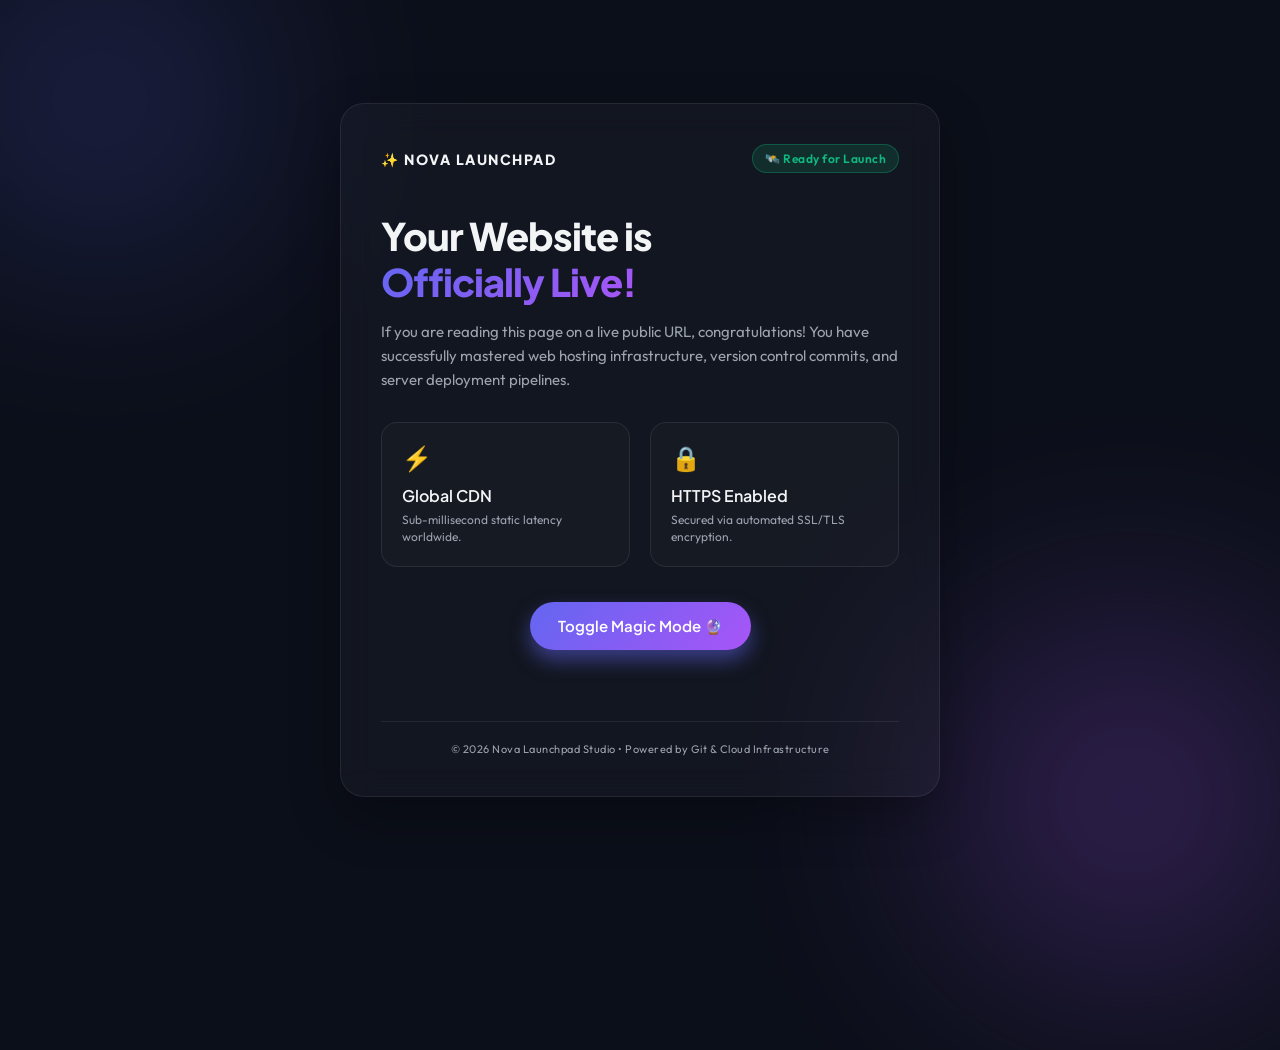
<file: index.html>
<!DOCTYPE html>
<html lang="en">
<head>
    <meta charset="UTF-8">
    <meta name="viewport" content="width=device-width, initial-scale=1.0">
    <title>Nova Launchpad | Going Live Demo</title>
    <link rel="stylesheet" href="style.css">
    <!-- Google Fonts for premium typography -->
    <link rel="preconnect" href="https://fonts.googleapis.com">
    <link rel="preconnect" href="https://fonts.gstatic.com" crossorigin>
    <link href="https://fonts.googleapis.com/css2?family=Outfit:wght@300;400;600;800&family=Plus+Jakarta+Sans:wght@300;400;500;700&display=swap" rel="stylesheet">
</head>
<body>

    <!-- Gradient Background blobs -->
    <div class="blob blob-1"></div>
    <div class="blob blob-2"></div>

    <div class="card-container">
        <header>
            <div class="logo">✨ NOVA LAUNCHPAD</div>
            <span class="status-badge">🛰️ Ready for Launch</span>
        </header>

        <main>
            <h1>Your Website is <br><span class="gradient-text">Officially Live!</span></h1>
            <p class="subtitle">If you are reading this page on a live public URL, congratulations! You have successfully mastered web hosting infrastructure, version control commits, and server deployment pipelines.</p>

            <div class="stats-grid">
                <div class="stat-card">
                    <div class="stat-icon">⚡</div>
                    <h3>Global CDN</h3>
                    <p>Sub-millisecond static latency worldwide.</p>
                </div>
                <div class="stat-card">
                    <div class="stat-icon">🔒</div>
                    <h3>HTTPS Enabled</h3>
                    <p>Secured via automated SSL/TLS encryption.</p>
                </div>
            </div>

            <!-- Interactive Theme Toggler -->
            <div class="action-section">
                <button id="action-btn" class="glow-button">Toggle Magic Mode 🔮</button>
                <div id="feedback-msg" class="feedback-msg">Magic mode is active! Enjoy the stardust. ✨</div>
            </div>
        </main>

        <footer>
            <p>© 2026 Nova Launchpad Studio • Powered by Git & Cloud Infrastructure</p>
        </footer>
    </div>

    <script src="app.js"></script>
</body>
</html>
</file>
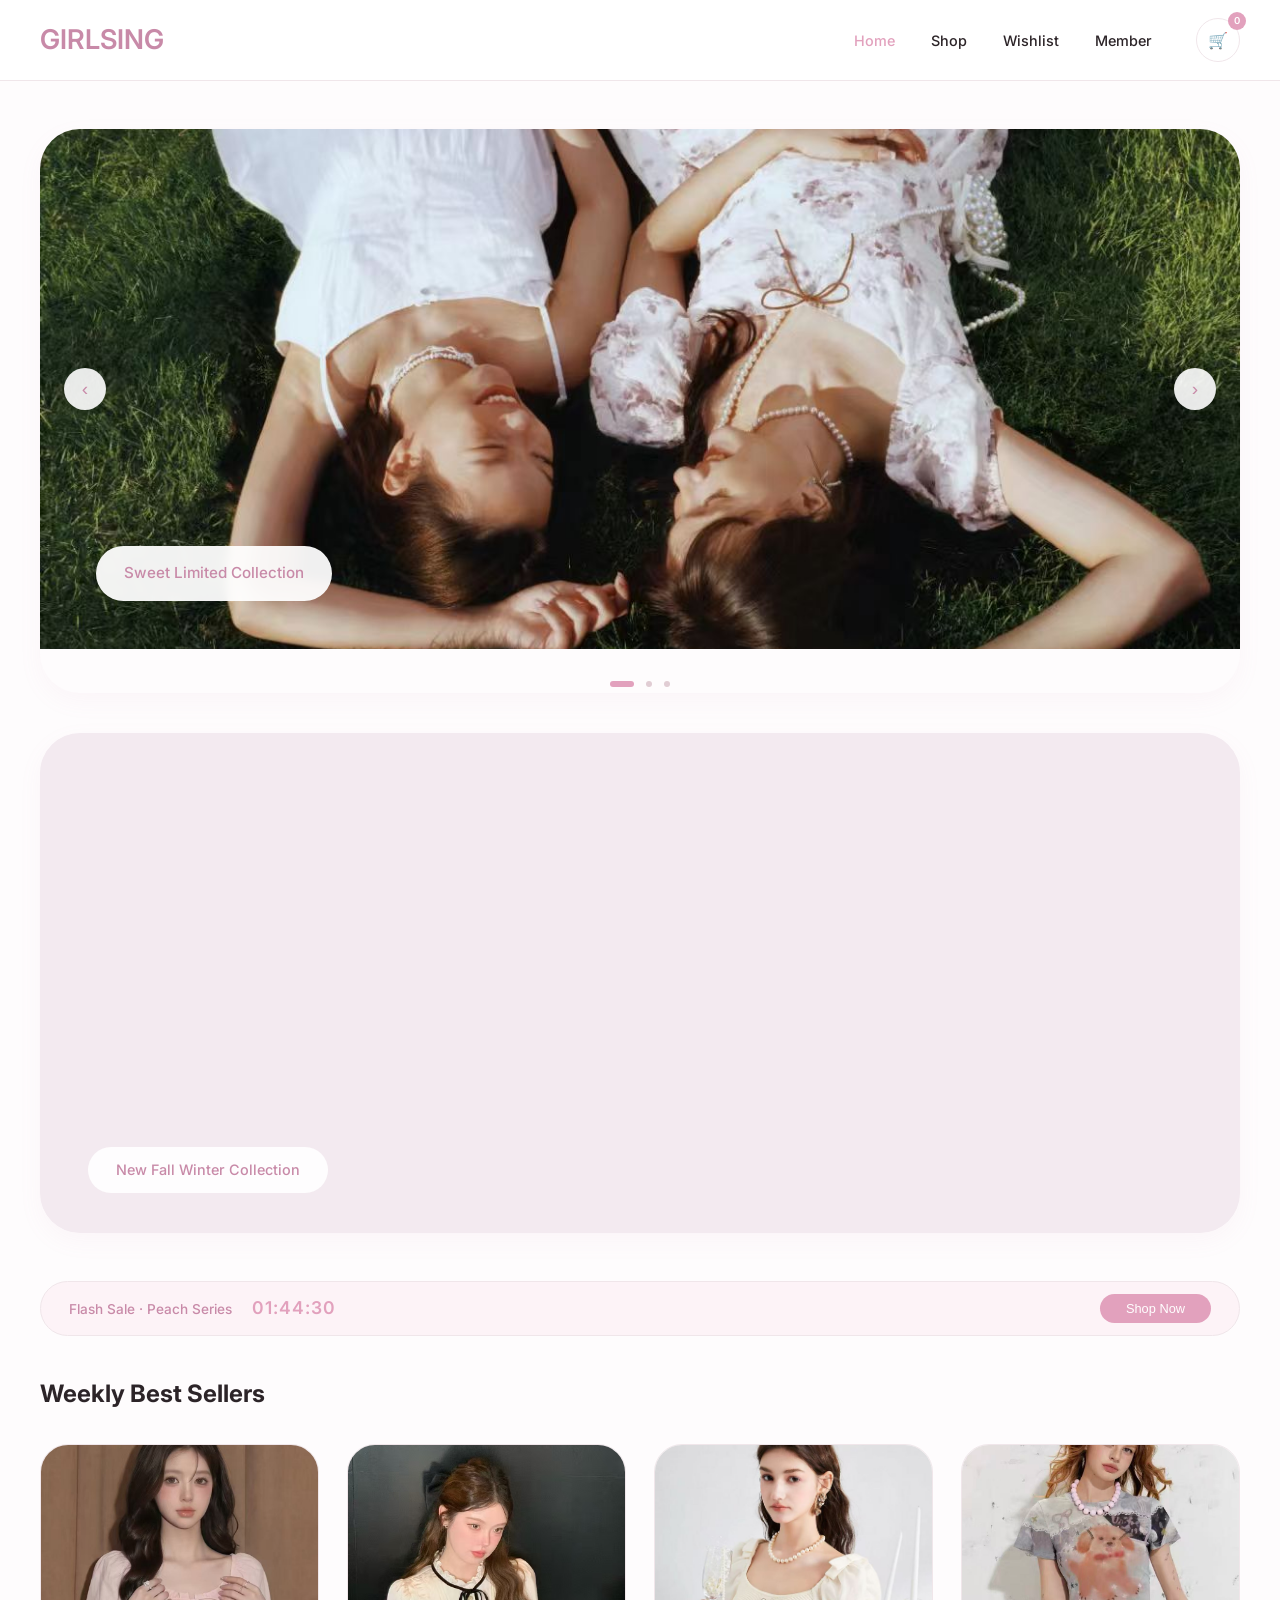
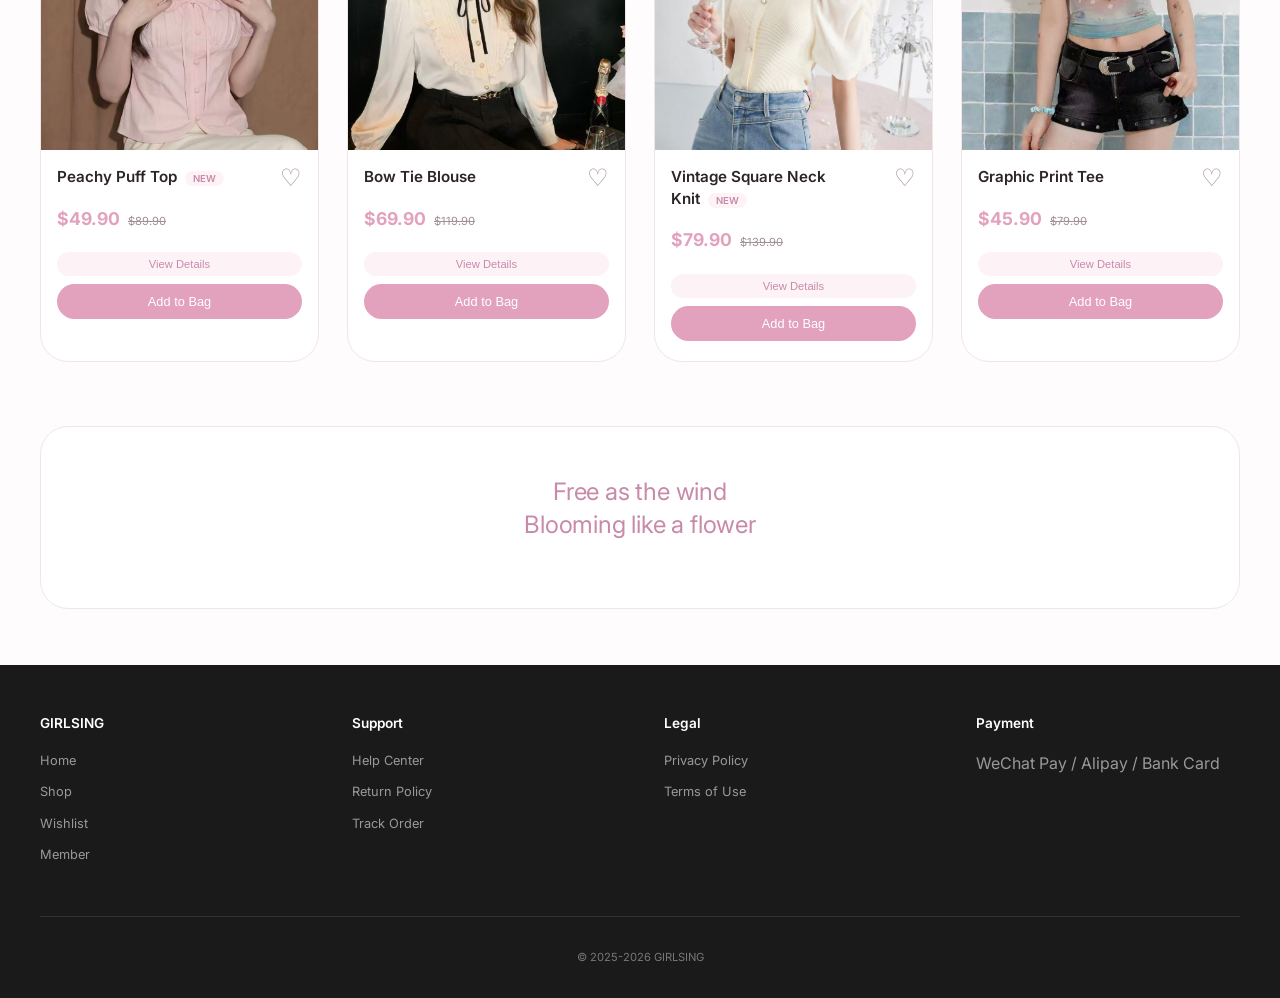
<file: group7/index.html>
<!DOCTYPE html>
<html lang="en">
<head>
  <meta charset="UTF-8">
  <meta name="viewport" content="width=device-width, initial-scale=1.0">
  <title>GIRLSING · Home</title>
  <link href="https://fonts.googleapis.com/css2?family=Inter:wght@300;400;500;600;700;800&display=swap" rel="stylesheet">
  <link rel="stylesheet" href="css/style.css">
  <link rel="stylesheet" href="css/home.css">
</head>
<body>
<header>
  <div class="container">
    <div class="navbar">
      <div class="logo">GIRLSING</div>
      <ul class="nav-links">
        <li><a href="index.html" class="active-link">Home</a></li>
        <li><a href="collection.html">Shop</a></li>
        <li><a href="wishlist.html">Wishlist</a></li>
        <li><a href="member.html">Member</a></li>
        <li class="cart-wrapper"><button class="cart-btn" id="openCartBtn">🛒</button><span class="cart-count" id="cartCountBadge">0</span></li>
      </ul>
    </div>
  </div>
</header>

<main class="container">
  <div class="hero-carousel">
    <div class="carousel-container">
      <div class="carousel-slides" id="carouselSlides">
        <div class="carousel-slide"><img src="assets/images/A.jpg" alt="Sweet Collection"><div class="slide-caption">Sweet Limited Collection</div></div>
        <div class="carousel-slide"><img src="assets/images/C.jpg" alt="Cool Street"><div class="slide-caption">Cool Street · Limited Drop</div></div>
        <div class="carousel-slide"><img src="assets/images/B.jpg" alt="Member Exclusive"><div class="slide-caption">New Member Exclusive · 10% off</div></div>
      </div>
      <button class="carousel-btn btn-left" id="carouselPrev">‹</button>
      <button class="carousel-btn btn-right" id="carouselNext">›</button>
    </div>
    <div class="dots" id="carouselDots"></div>
  </div>

  <div class="video-ad-section" id="videoAd">
    <video class="video-ad-bg" autoplay muted loop playsinline>
      <source src="assets/images/OO.mp4" type="video/mp4">
    </video>
    <div class="ad-caption">New Fall Winter Collection</div>
  </div>

  <div class="flash-row">
    <div class="flash-left"><span>Flash Sale · Peach Series</span><div class="flash-timer" id="flashTimer">23:59:59</div></div>
    <button class="flash-btn" id="flashShopBtn">Shop Now</button>
  </div>

  <div><h2>Weekly Best Sellers</h2></div>
  <div class="products-grid" id="homeGrid"></div>

  <div class="brand-section"><div class="brand-poem">Free as the wind<br>Blooming like a flower</div></div>
</main>

<footer>
  <div class="footer-grid">
    <div class="footer-col"><h4>GIRLSING</h4><a href="index.html">Home</a><a href="collection.html">Shop</a><a href="wishlist.html">Wishlist</a><a href="member.html">Member</a></div>
    <div class="footer-col"><h4>Support</h4><a class="footer-link" data-type="help">Help Center</a><a class="footer-link" data-type="return">Return Policy</a><a class="footer-link" data-type="track">Track Order</a></div>
    <div class="footer-col"><h4>Legal</h4><a class="footer-link" data-type="privacy">Privacy Policy</a><a class="footer-link" data-type="terms">Terms of Use</a></div>
    <div class="footer-col"><h4>Payment</h4><div>WeChat Pay / Alipay / Bank Card</div></div>
  </div>
  <div class="footer-bottom">© 2025-2026 GIRLSING</div>
</footer>

<script src="js/main.js"></script>
<script src="js/home.js"></script>
</body>
</html>
</file>
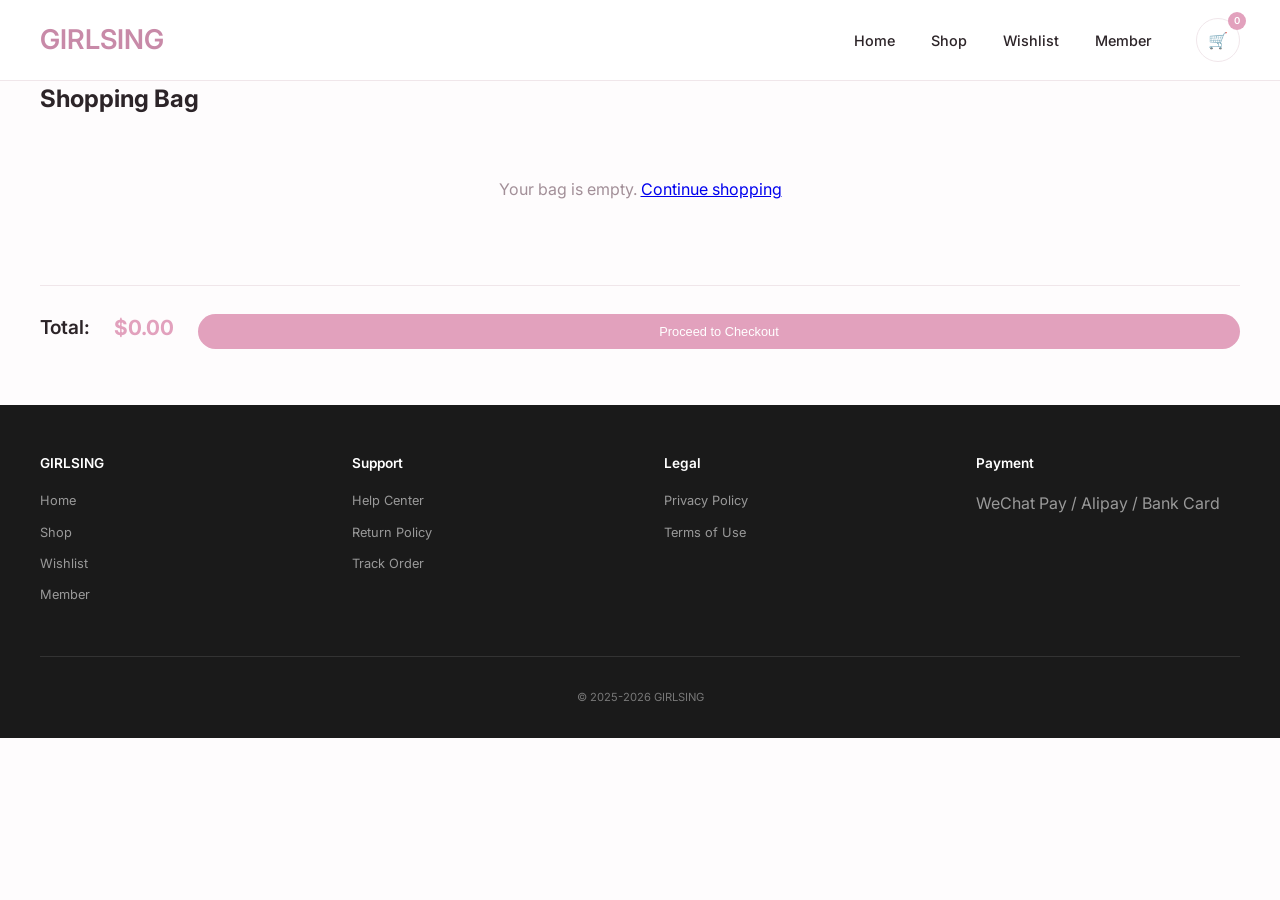
<file: group7/cart.html>
<!DOCTYPE html>
<html lang="en">
<head>
  <meta charset="UTF-8">
  <meta name="viewport" content="width=device-width, initial-scale=1.0">
  <title>GIRLSING · Cart</title>
  <link href="https://fonts.googleapis.com/css2?family=Inter:wght@300;400;500;600;700;800&display=swap" rel="stylesheet">
  <link rel="stylesheet" href="css/style.css">
  <link rel="stylesheet" href="css/cart.css">
</head>
<body>
<header>
  <div class="container">
    <div class="navbar">
      <div class="logo">GIRLSING</div>
      <ul class="nav-links">
        <li><a href="index.html">Home</a></li>
        <li><a href="collection.html">Shop</a></li>
        <li><a href="wishlist.html">Wishlist</a></li>
        <li><a href="member.html">Member</a></li>
        <li class="cart-wrapper"><button class="cart-btn" id="openCartBtn">🛒</button><span class="cart-count" id="cartCountBadge">0</span></li>
      </ul>
    </div>
  </div>
</header>

<main class="container">
  <h2>Shopping Bag</h2>
  <div id="cartItemsList"></div>
  <div id="cartFooter">
    <div class="cart-footer-row">
      <span class="cart-total-label">Total:</span>
      <span class="cart-total" id="cartTotal">$0.00</span>
      <button id="proceedToCheckoutBtn" class="btn-primary">Proceed to Checkout</button>
    </div>
  </div>
</main>

<footer>
  <div class="footer-grid">
    <div class="footer-col"><h4>GIRLSING</h4><a href="index.html">Home</a><a href="collection.html">Shop</a><a href="wishlist.html">Wishlist</a><a href="member.html">Member</a></div>
    <div class="footer-col"><h4>Support</h4><a class="footer-link" data-type="help">Help Center</a><a class="footer-link" data-type="return">Return Policy</a><a class="footer-link" data-type="track">Track Order</a></div>
    <div class="footer-col"><h4>Legal</h4><a class="footer-link" data-type="privacy">Privacy Policy</a><a class="footer-link" data-type="terms">Terms of Use</a></div>
    <div class="footer-col"><h4>Payment</h4><div>WeChat Pay / Alipay / Bank Card</div></div>
  </div>
  <div class="footer-bottom">© 2025-2026 GIRLSING</div>
</footer>

<script src="js/main.js"></script>
<script src="js/cart.js"></script>
</body>
</html>
</file>
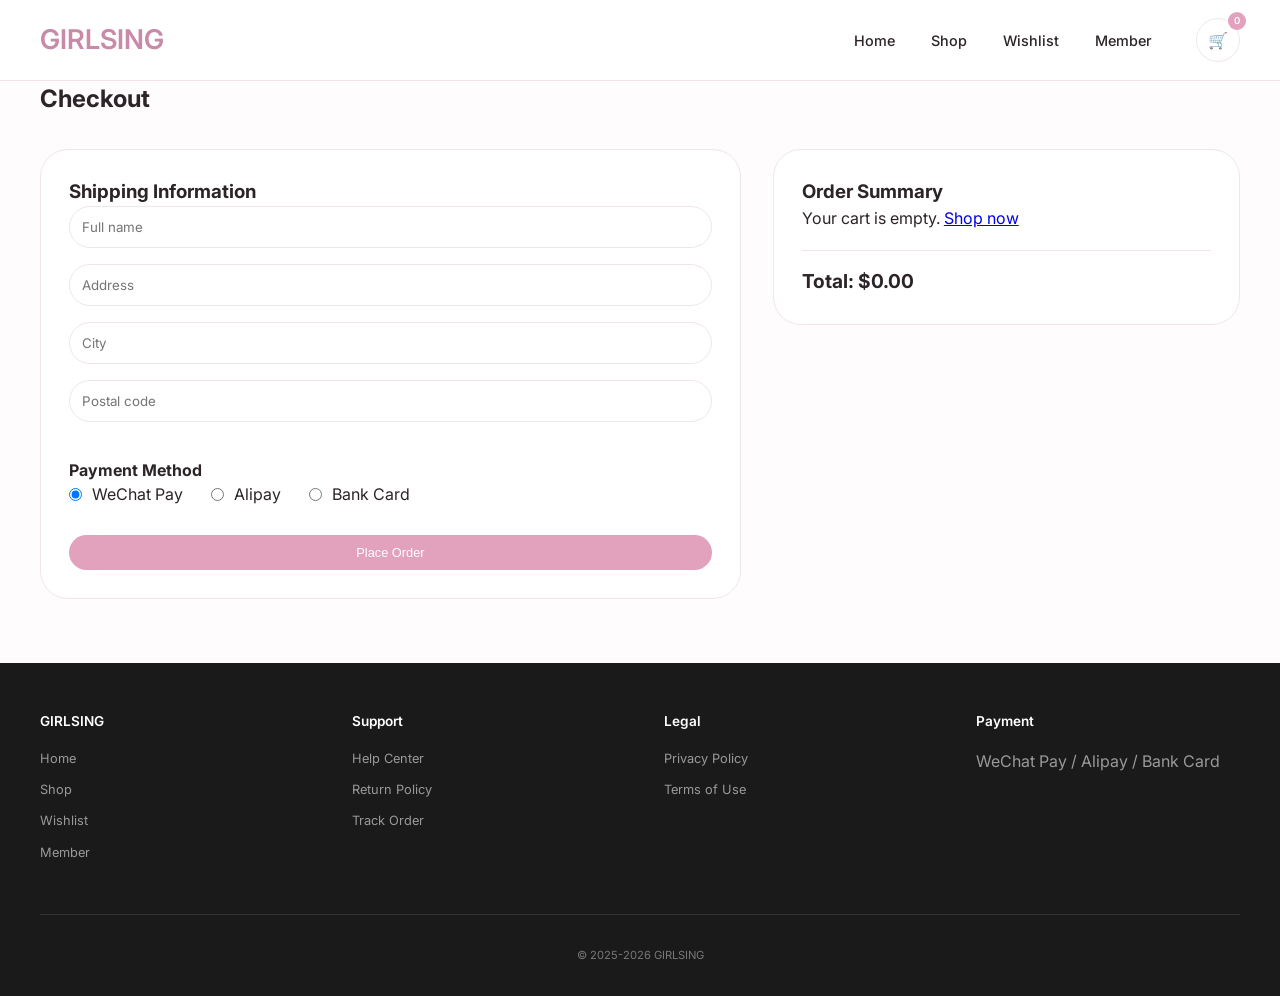
<file: group7/checkout.html>
<!DOCTYPE html>
<html lang="en">
<head>
  <meta charset="UTF-8">
  <meta name="viewport" content="width=device-width, initial-scale=1.0">
  <title>GIRLSING · Checkout</title>
  <link href="https://fonts.googleapis.com/css2?family=Inter:wght@300;400;500;600;700;800&display=swap" rel="stylesheet">
  <link rel="stylesheet" href="css/style.css">
  <link rel="stylesheet" href="css/checkout.css">
</head>
<body>
<header>
  <div class="container">
    <div class="navbar">
      <div class="logo">GIRLSING</div>
      <ul class="nav-links">
        <li><a href="index.html">Home</a></li>
        <li><a href="collection.html">Shop</a></li>
        <li><a href="wishlist.html">Wishlist</a></li>
        <li><a href="member.html">Member</a></li>
        <li class="cart-wrapper"><button class="cart-btn" id="openCartBtn">🛒</button><span class="cart-count" id="cartCountBadge">0</span></li>
      </ul>
    </div>
  </div>
</header>

<main class="container">
  <h2>Checkout</h2>
  <div class="checkout-grid">
    <div class="checkout-form">
      <h3>Shipping Information</h3>
      <form id="checkoutForm">
        <input type="text" id="fullname" placeholder="Full name" required>
        <input type="text" id="address" placeholder="Address" required>
        <input type="text" id="city" placeholder="City" required>
        <input type="text" id="postal" placeholder="Postal code" required>
        <div class="payment-section">
          <h4>Payment Method</h4>
          <label><input type="radio" name="payment" value="wechat" checked> WeChat Pay</label>
          <label><input type="radio" name="payment" value="alipay"> Alipay</label>
          <label><input type="radio" name="payment" value="bank"> Bank Card</label>
        </div>
        <button type="submit" class="btn-primary">Place Order</button>
      </form>
    </div>
    <div class="order-summary">
      <h3>Order Summary</h3>
      <div id="summaryItems"></div>
      <div class="summary-total">Total: <span id="summaryTotal">$0.00</span></div>
    </div>
  </div>
</main>

<footer>
  <div class="footer-grid">
    <div class="footer-col"><h4>GIRLSING</h4><a href="index.html">Home</a><a href="collection.html">Shop</a><a href="wishlist.html">Wishlist</a><a href="member.html">Member</a></div>
    <div class="footer-col"><h4>Support</h4><a class="footer-link" data-type="help">Help Center</a><a class="footer-link" data-type="return">Return Policy</a><a class="footer-link" data-type="track">Track Order</a></div>
    <div class="footer-col"><h4>Legal</h4><a class="footer-link" data-type="privacy">Privacy Policy</a><a class="footer-link" data-type="terms">Terms of Use</a></div>
    <div class="footer-col"><h4>Payment</h4><div>WeChat Pay / Alipay / Bank Card</div></div>
  </div>
  <div class="footer-bottom">© 2025-2026 GIRLSING</div>
</footer>

<script src="js/main.js"></script>
<script src="js/checkout.js"></script>
</body>
</html>
</file>
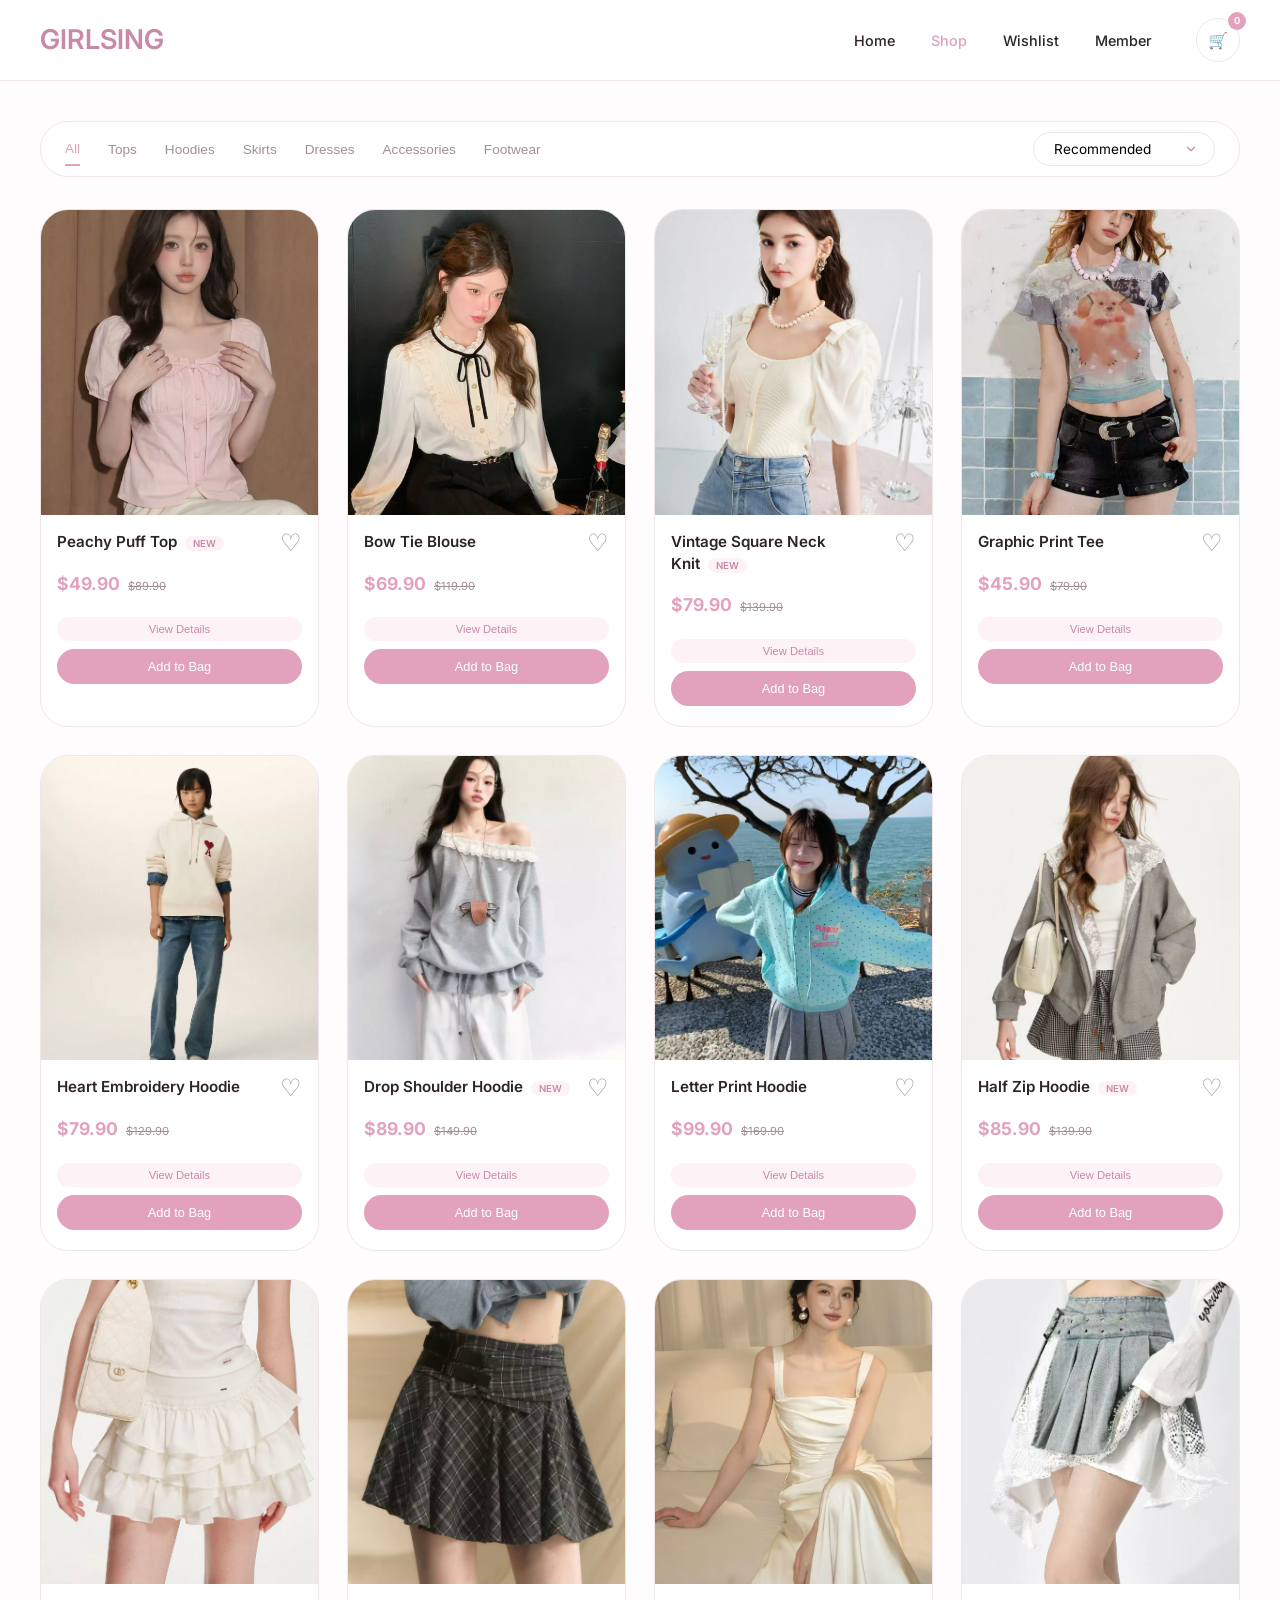
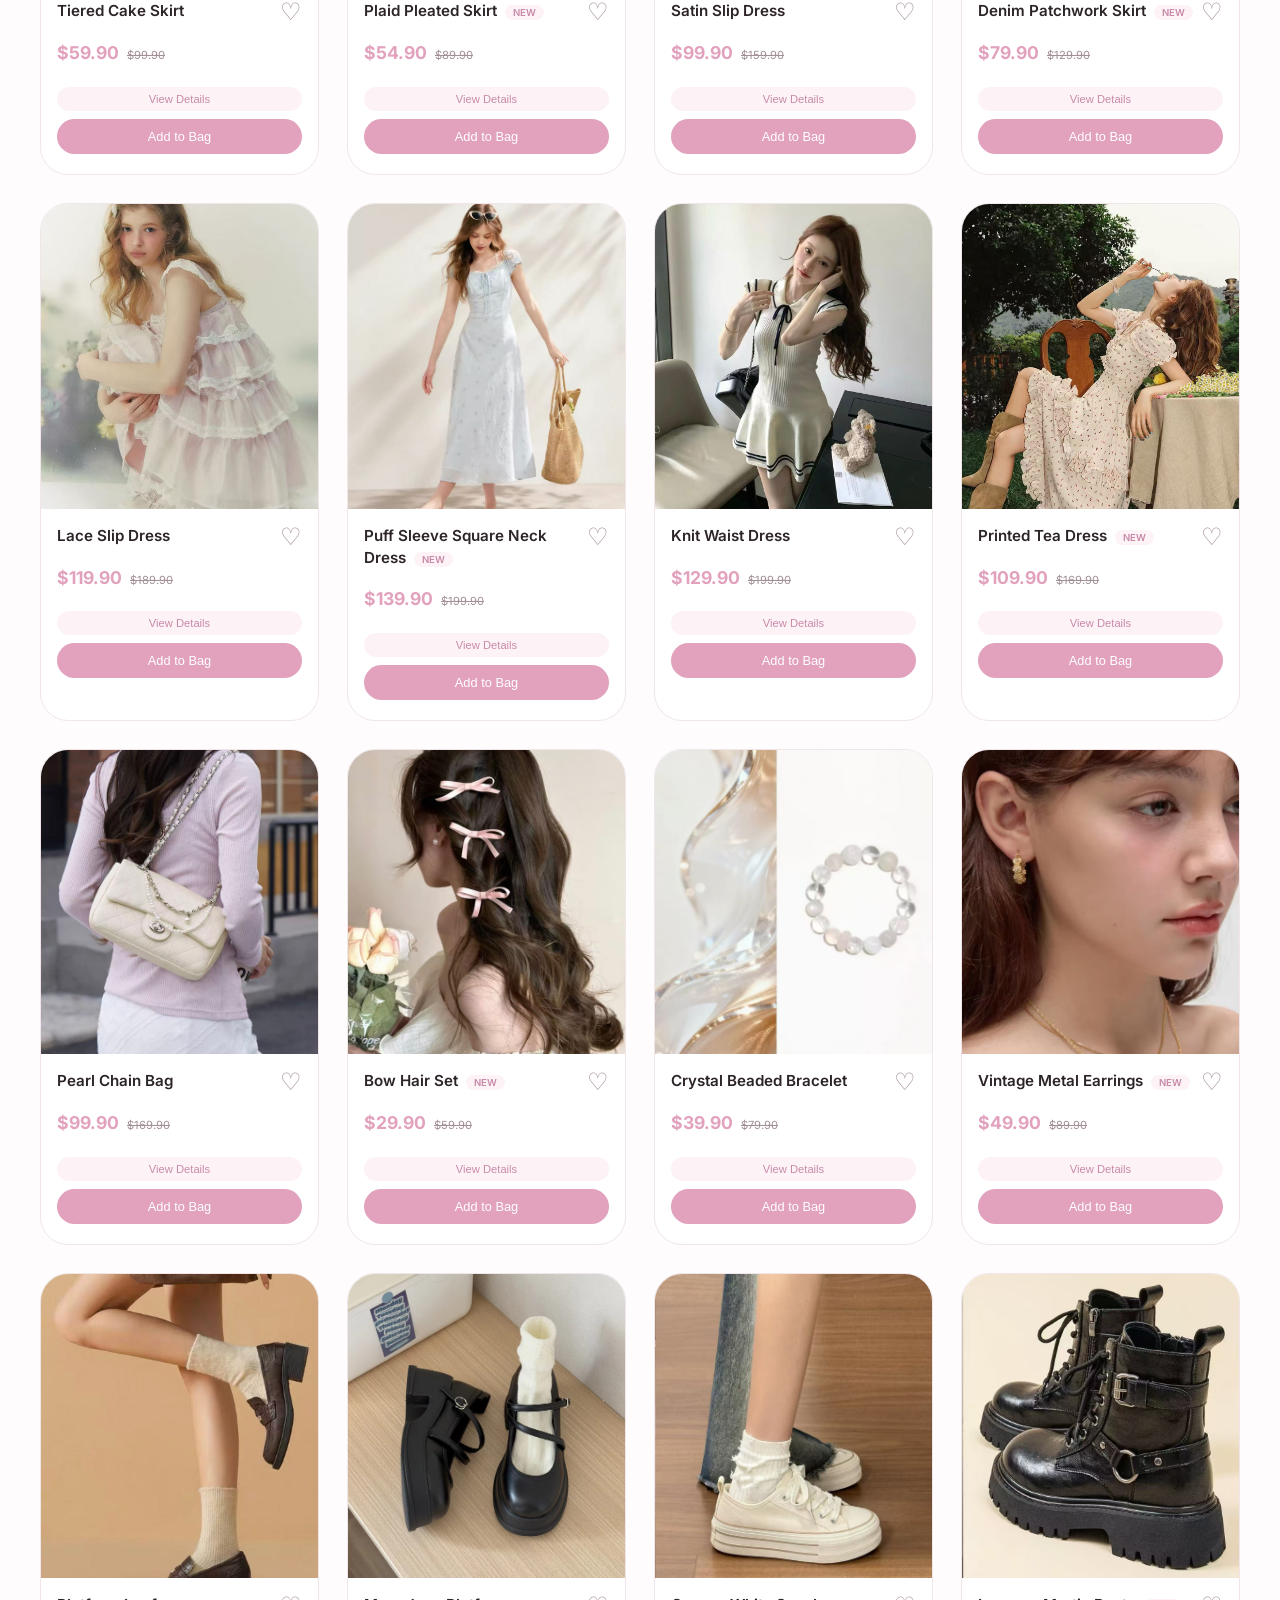
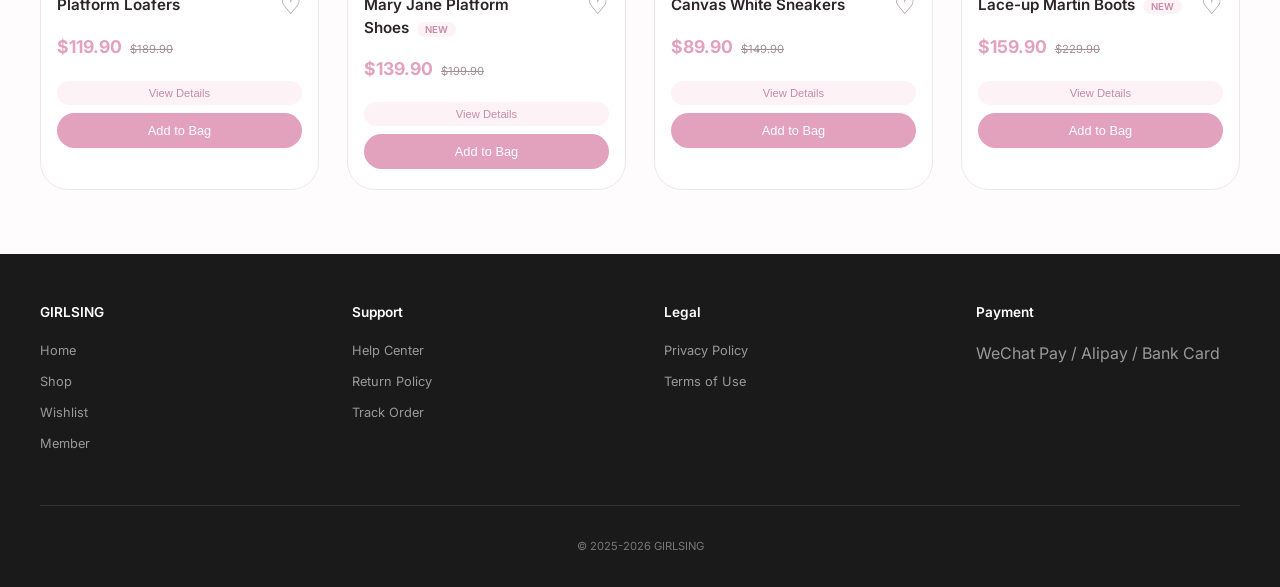
<file: group7/collection.html>
<!DOCTYPE html>
<html lang="en">
<head>
  <meta charset="UTF-8">
  <meta name="viewport" content="width=device-width, initial-scale=1.0">
  <title>GIRLSING · Shop</title>
  <link href="https://fonts.googleapis.com/css2?family=Inter:wght@300;400;500;600;700;800&display=swap" rel="stylesheet">
  <link rel="stylesheet" href="css/style.css">
  <link rel="stylesheet" href="css/collection.css">
</head>
<body>
<header>
  <div class="container">
    <div class="navbar">
      <div class="logo">GIRLSING</div>
      <ul class="nav-links">
        <li><a href="index.html">Home</a></li>
        <li><a href="collection.html" class="active-link">Shop</a></li>
        <li><a href="wishlist.html">Wishlist</a></li>
        <li><a href="member.html">Member</a></li>
        <li class="cart-wrapper"><button class="cart-btn" id="openCartBtn">🛒</button><span class="cart-count" id="cartCountBadge">0</span></li>
      </ul>
    </div>
  </div>
</header>

<main class="container">
  <div class="filter-bar">
    <div class="category-tabs" id="categoryTabs">
      <button class="cat-btn active-cat" data-cat="All">All</button>
      <button class="cat-btn" data-cat="Tops">Tops</button>
      <button class="cat-btn" data-cat="Hoodies">Hoodies</button>
      <button class="cat-btn" data-cat="Skirts">Skirts</button>
      <button class="cat-btn" data-cat="Dresses">Dresses</button>
      <button class="cat-btn" data-cat="Accessories">Accessories</button>
      <button class="cat-btn" data-cat="Footwear">Footwear</button>
    </div>
    <select id="sortSelect" class="sort-select">
      <option value="default">Recommended</option>
      <option value="price-asc">Price ↑ Low to High</option>
      <option value="price-desc">Price ↓ High to Low</option>
      <option value="new">Newest ↑ Arrivals</option>
    </select>
  </div>
  <div class="products-grid" id="collectionGrid"></div>
</main>

<footer>
  <div class="footer-grid">
    <div class="footer-col"><h4>GIRLSING</h4><a href="index.html">Home</a><a href="collection.html">Shop</a><a href="wishlist.html">Wishlist</a><a href="member.html">Member</a></div>
    <div class="footer-col"><h4>Support</h4><a class="footer-link" data-type="help">Help Center</a><a class="footer-link" data-type="return">Return Policy</a><a class="footer-link" data-type="track">Track Order</a></div>
    <div class="footer-col"><h4>Legal</h4><a class="footer-link" data-type="privacy">Privacy Policy</a><a class="footer-link" data-type="terms">Terms of Use</a></div>
    <div class="footer-col"><h4>Payment</h4><div>WeChat Pay / Alipay / Bank Card</div></div>
  </div>
  <div class="footer-bottom">© 2025-2026 GIRLSING</div>
</footer>

<script src="js/main.js"></script>
<script src="js/collection.js"></script>
</body>
</html>
</file>
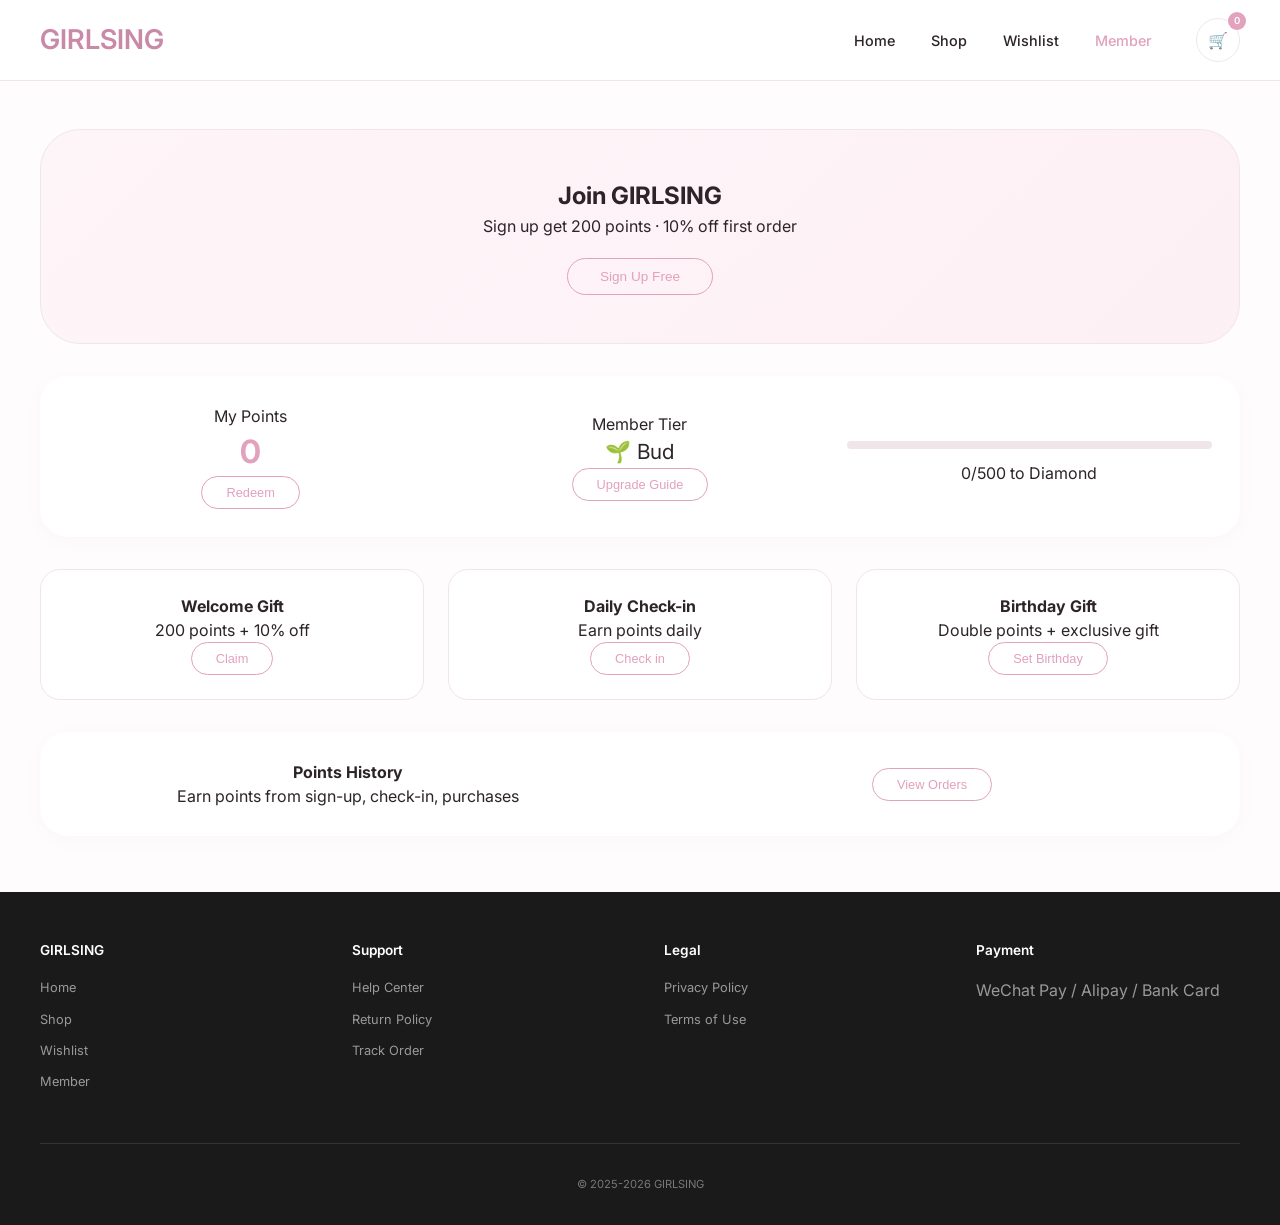
<file: group7/member.html>
<!DOCTYPE html>
<html lang="en">
<head>
  <meta charset="UTF-8">
  <meta name="viewport" content="width=device-width, initial-scale=1.0">
  <title>GIRLSING · Member</title>
  <link href="https://fonts.googleapis.com/css2?family=Inter:wght@300;400;500;600;700;800&display=swap" rel="stylesheet">
  <link rel="stylesheet" href="css/style.css">
  <link rel="stylesheet" href="css/member.css">
</head>
<body>
<header>
  <div class="container">
    <div class="navbar">
      <div class="logo">GIRLSING</div>
      <ul class="nav-links">
        <li><a href="index.html">Home</a></li>
        <li><a href="collection.html">Shop</a></li>
        <li><a href="wishlist.html">Wishlist</a></li>
        <li><a href="member.html" class="active-link">Member</a></li>
        <li class="cart-wrapper"><button class="cart-btn" id="openCartBtn">🛒</button><span class="cart-count" id="cartCountBadge">0</span></li>
      </ul>
    </div>
  </div>
</header>

<main class="container" id="memberContainer"></main>

<footer>
  <div class="footer-grid">
    <div class="footer-col"><h4>GIRLSING</h4><a href="index.html">Home</a><a href="collection.html">Shop</a><a href="wishlist.html">Wishlist</a><a href="member.html">Member</a></div>
    <div class="footer-col"><h4>Support</h4><a class="footer-link" data-type="help">Help Center</a><a class="footer-link" data-type="return">Return Policy</a><a class="footer-link" data-type="track">Track Order</a></div>
    <div class="footer-col"><h4>Legal</h4><a class="footer-link" data-type="privacy">Privacy Policy</a><a class="footer-link" data-type="terms">Terms of Use</a></div>
    <div class="footer-col"><h4>Payment</h4><div>WeChat Pay / Alipay / Bank Card</div></div>
  </div>
  <div class="footer-bottom">© 2025-2026 GIRLSING</div>
</footer>

<script src="js/main.js"></script>
<script src="js/member.js"></script>
</body>
</html>
</file>
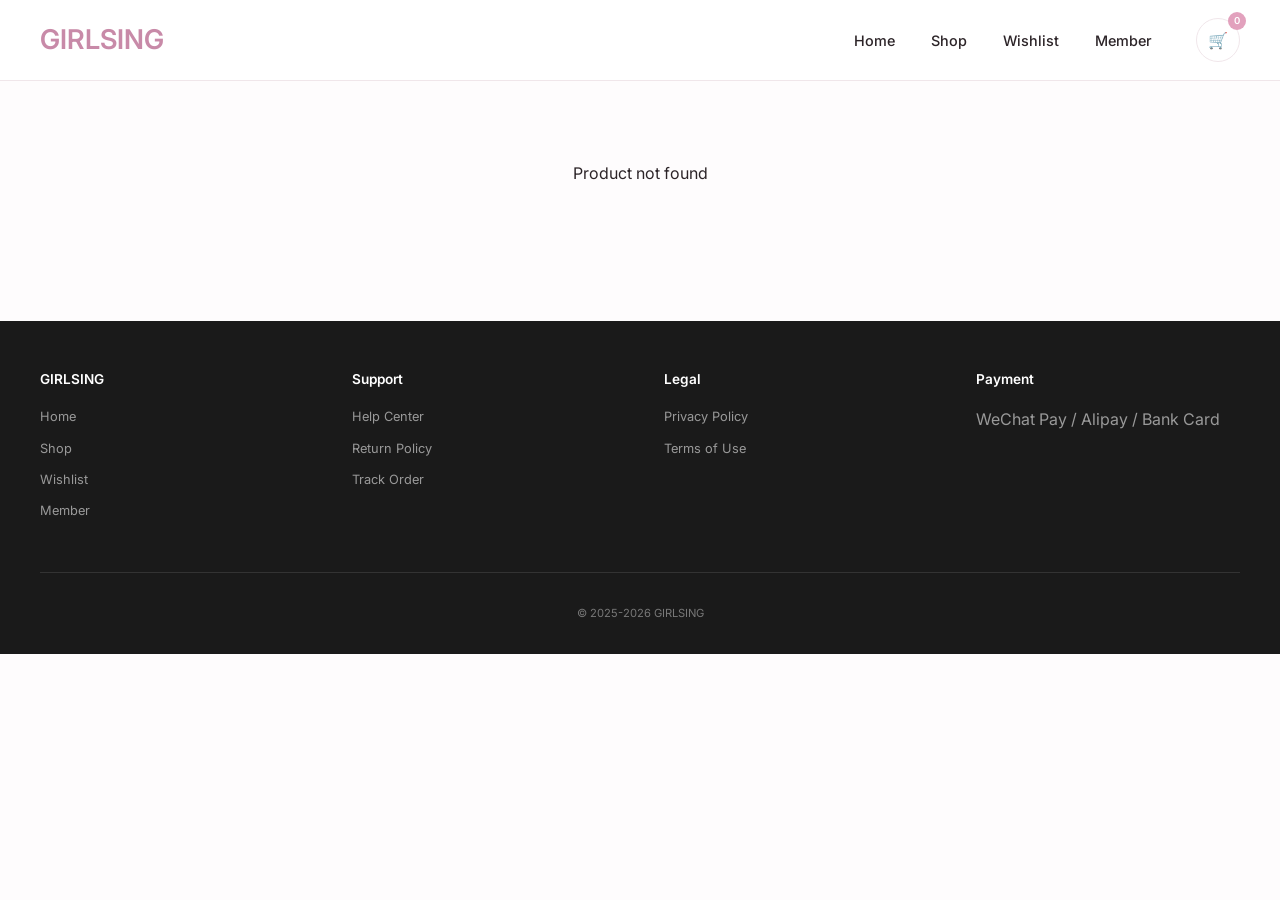
<file: group7/product.html>
<!DOCTYPE html>
<html lang="en">
<head>
  <meta charset="UTF-8">
  <meta name="viewport" content="width=device-width, initial-scale=1.0">
  <title>GIRLSING · Product</title>
  <link href="https://fonts.googleapis.com/css2?family=Inter:wght@300;400;500;600;700;800&display=swap" rel="stylesheet">
  <link rel="stylesheet" href="css/style.css">
  <link rel="stylesheet" href="css/product.css">
</head>
<body>
<header>
  <div class="container">
    <div class="navbar">
      <div class="logo">GIRLSING</div>
      <ul class="nav-links">
        <li><a href="index.html">Home</a></li>
        <li><a href="collection.html">Shop</a></li>
        <li><a href="wishlist.html">Wishlist</a></li>
        <li><a href="member.html">Member</a></li>
        <li class="cart-wrapper"><button class="cart-btn" id="openCartBtn">🛒</button><span class="cart-count" id="cartCountBadge">0</span></li>
      </ul>
    </div>
  </div>
</header>

<main class="container" id="productContainer"></main>

<footer>
  <div class="footer-grid">
    <div class="footer-col"><h4>GIRLSING</h4><a href="index.html">Home</a><a href="collection.html">Shop</a><a href="wishlist.html">Wishlist</a><a href="member.html">Member</a></div>
    <div class="footer-col"><h4>Support</h4><a class="footer-link" data-type="help">Help Center</a><a class="footer-link" data-type="return">Return Policy</a><a class="footer-link" data-type="track">Track Order</a></div>
    <div class="footer-col"><h4>Legal</h4><a class="footer-link" data-type="privacy">Privacy Policy</a><a class="footer-link" data-type="terms">Terms of Use</a></div>
    <div class="footer-col"><h4>Payment</h4><div>WeChat Pay / Alipay / Bank Card</div></div>
  </div>
  <div class="footer-bottom">© 2025-2026 GIRLSING</div>
</footer>

<script src="js/main.js"></script>
<script src="js/product.js"></script>
</body>
</html>
</file>
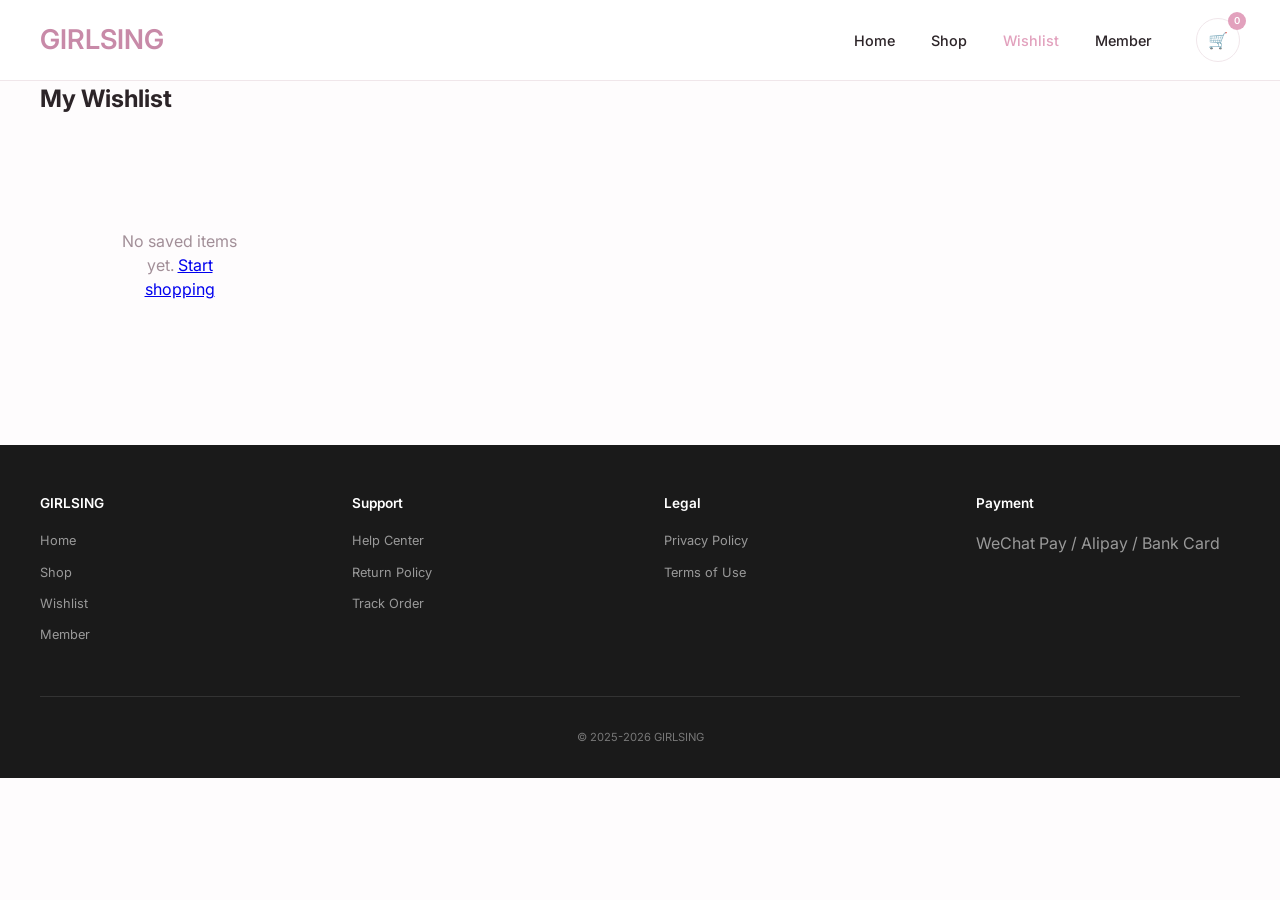
<file: group7/wishlist.html>
<!DOCTYPE html>
<html lang="en">
<head>
  <meta charset="UTF-8">
  <meta name="viewport" content="width=device-width, initial-scale=1.0">
  <title>GIRLSING · Wishlist</title>
  <link href="https://fonts.googleapis.com/css2?family=Inter:wght@300;400;500;600;700;800&display=swap" rel="stylesheet">
  <link rel="stylesheet" href="css/style.css">
  <link rel="stylesheet" href="css/wishlist.css">
</head>
<body>
<header>
  <div class="container">
    <div class="navbar">
      <div class="logo">GIRLSING</div>
      <ul class="nav-links">
        <li><a href="index.html">Home</a></li>
        <li><a href="collection.html">Shop</a></li>
        <li><a href="wishlist.html" class="active-link">Wishlist</a></li>
        <li><a href="member.html">Member</a></li>
        <li class="cart-wrapper"><button class="cart-btn" id="openCartBtn">🛒</button><span class="cart-count" id="cartCountBadge">0</span></li>
      </ul>
    </div>
  </div>
</header>

<main class="container">
  <h2>My Wishlist</h2>
  <div id="wishlistGrid" class="products-grid"></div>
</main>

<footer>
  <div class="footer-grid">
    <div class="footer-col"><h4>GIRLSING</h4><a href="index.html">Home</a><a href="collection.html">Shop</a><a href="wishlist.html">Wishlist</a><a href="member.html">Member</a></div>
    <div class="footer-col"><h4>Support</h4><a class="footer-link" data-type="help">Help Center</a><a class="footer-link" data-type="return">Return Policy</a><a class="footer-link" data-type="track">Track Order</a></div>
    <div class="footer-col"><h4>Legal</h4><a class="footer-link" data-type="privacy">Privacy Policy</a><a class="footer-link" data-type="terms">Terms of Use</a></div>
    <div class="footer-col"><h4>Payment</h4><div>WeChat Pay / Alipay / Bank Card</div></div>
  </div>
  <div class="footer-bottom">© 2025-2026 GIRLSING</div>
</footer>

<script src="js/main.js"></script>
<script src="js/wishlist.js"></script>
</body>
</html>
</file>
<file: style.css>
/* ==========================================================================
   Nova Launchpad Premium Stylesheet
   Design Paradigm: Sleek Glassmorphic Dark Mode with Vibrant Accents
   ========================================================================== */

:root {
    --bg-color: #0b0f19;
    --card-bg: rgba(255, 255, 255, 0.03);
    --card-border: rgba(255, 255, 255, 0.08);
    --text-primary: #f3f4f6;
    --text-secondary: #9ca3af;
    --accent-primary: #6366f1; /* Indigo */
    --accent-secondary: #a855f7; /* Purple */
    --accent-glow: rgba(99, 102, 241, 0.5);
    --font-header: 'Plus Jakarta Sans', sans-serif;
    --font-body: 'Outfit', sans-serif;
}

/* Magic Mode (Light Mode Alternative) Styles */
body.magic-mode {
    --bg-color: #f3f4f6;
    --card-bg: rgba(255, 255, 255, 0.7);
    --card-border: rgba(99, 102, 241, 0.15);
    --text-primary: #111827;
    --text-secondary: #4b5563;
    --accent-primary: #4f46e5;
    --accent-secondary: #7c3aed;
    --accent-glow: rgba(79, 70, 229, 0.2);
}

* {
    box-sizing: border-box;
    margin: 0;
    padding: 0;
}

body {
    background-color: var(--bg-color);
    color: var(--text-primary);
    font-family: var(--font-body);
    min-height: 100vh;
    display: flex;
    align-items: center;
    justify-content: center;
    overflow-x: hidden;
    position: relative;
    padding: 20px;
    transition: background-color 0.5s cubic-bezier(0.4, 0, 0.2, 1);
}

/* Background animated glow blobs */
.blob {
    position: absolute;
    border-radius: 50%;
    filter: blur(120px);
    z-index: 1;
    opacity: 0.45;
    transition: all 0.5s ease;
}

.blob-1 {
    width: 400px;
    height: 400px;
    background: radial-gradient(circle, var(--accent-primary) 0%, rgba(99, 102, 241, 0) 70%);
    top: -100px;
    left: -100px;
}

.blob-2 {
    width: 500px;
    height: 500px;
    background: radial-gradient(circle, var(--accent-secondary) 0%, rgba(168, 85, 247, 0) 70%);
    bottom: -150px;
    right: -100px;
}

/* Central Glassmorphic Card Container */
.card-container {
    background: var(--card-bg);
    border: 1px solid var(--card-border);
    backdrop-filter: blur(16px);
    -webkit-backdrop-filter: blur(16px);
    border-radius: 24px;
    padding: 40px;
    width: 100%;
    max-width: 600px;
    z-index: 10;
    box-shadow: 0 20px 50px rgba(0, 0, 0, 0.3);
    position: relative;
    transition: transform 0.3s ease, border-color 0.5s ease;
}

.card-container:hover {
    transform: translateY(-4px);
}

/* Header Elements */
header {
    display: flex;
    justify-content: space-between;
    align-items: center;
    margin-bottom: 40px;
}

.logo {
    font-family: var(--font-header);
    font-weight: 800;
    font-size: 14px;
    letter-spacing: 1.5px;
    color: var(--text-primary);
}

.status-badge {
    background: rgba(16, 185, 129, 0.15);
    color: #10b981;
    border: 1px solid rgba(16, 185, 129, 0.3);
    padding: 6px 12px;
    border-radius: 50px;
    font-size: 12px;
    font-weight: 600;
    letter-spacing: 0.5px;
}

/* Typography & Hero Section */
h1 {
    font-family: var(--font-header);
    font-size: 38px;
    font-weight: 800;
    line-height: 1.2;
    margin-bottom: 16px;
    letter-spacing: -1px;
}

.gradient-text {
    background: linear-gradient(135deg, var(--accent-primary) 0%, var(--accent-secondary) 100%);
    -webkit-background-clip: text;
    -webkit-text-fill-color: transparent;
}

.subtitle {
    font-size: 15px;
    line-height: 1.6;
    color: var(--text-secondary);
    margin-bottom: 30px;
}

/* Feature Metrics Grid */
.stats-grid {
    display: grid;
    grid-template-columns: 1fr 1fr;
    gap: 20px;
    margin-bottom: 35px;
}

.stat-card {
    background: rgba(255, 255, 255, 0.02);
    border: 1px solid var(--card-border);
    padding: 20px;
    border-radius: 16px;
    transition: background-color 0.2s ease, transform 0.2s ease;
}

.stat-card:hover {
    background: rgba(255, 255, 255, 0.05);
    transform: scale(1.02);
}

.stat-icon {
    font-size: 24px;
    margin-bottom: 12px;
}

.stat-card h3 {
    font-family: var(--font-header);
    font-size: 16px;
    font-weight: 600;
    margin-bottom: 6px;
}

.stat-card p {
    font-size: 12px;
    color: var(--text-secondary);
    line-height: 1.4;
}

/* Interactive Actions */
.action-section {
    display: flex;
    flex-direction: column;
    align-items: center;
    gap: 15px;
}

.glow-button {
    background: linear-gradient(135deg, var(--accent-primary) 0%, var(--accent-secondary) 100%);
    color: white;
    font-family: var(--font-header);
    font-weight: 600;
    font-size: 15px;
    padding: 14px 28px;
    border: none;
    border-radius: 50px;
    cursor: pointer;
    box-shadow: 0 10px 20px var(--accent-glow);
    transition: all 0.3s cubic-bezier(0.4, 0, 0.2, 1);
}

.glow-button:hover {
    transform: translateY(-2px);
    box-shadow: 0 15px 30px var(--accent-glow);
    filter: brightness(1.1);
}

.glow-button:active {
    transform: translateY(0);
}

.feedback-msg {
    font-size: 13px;
    color: var(--accent-secondary);
    font-weight: 500;
    opacity: 0;
    transform: translateY(10px);
    transition: all 0.3s ease;
}

.feedback-msg.show {
    opacity: 1;
    transform: translateY(0);
}

/* Footer Section */
footer {
    border-top: 1px solid var(--card-border);
    margin-top: 40px;
    padding-top: 20px;
    text-align: center;
}

footer p {
    font-size: 11px;
    color: var(--text-secondary);
    letter-spacing: 0.5px;
}

/* Responsive Rules */
@media (max-width: 480px) {
    .card-container {
        padding: 24px;
    }
    h1 {
        font-size: 30px;
    }
    .stats-grid {
        grid-template-columns: 1fr;
    }
}
</file>
<file: group7/css/style.css>
* {
  margin: 0;
  padding: 0;
  box-sizing: border-box;
}
:root {
  --bg-white: #FFFFFF;
  --bg-soft: #FEFCFD;
  --border-light: #F0E6EA;
  --primary-pale: #FDF3F7;
  --primary-main: #E2A1BD;
  --primary-deep: #C88AA8;
  --text-dark: #2C2428;
  --text-soft: #A28F98;
  --shadow-sm: 0 4px 16px rgba(200,138,168,0.04);
  --shadow-md: 0 8px 24px rgba(200,138,168,0.06);
  --shadow-hover: 0 20px 32px -12px rgba(200,138,168,0.12);
  --radius-sm: 20px;
  --radius-md: 28px;
  --radius-lg: 40px;
}
body { font-family: 'Inter', sans-serif; background: var(--bg-soft); color: var(--text-dark); line-height: 1.5; }
.container { max-width: 1280px; margin: 0 auto; padding: 0 40px; }
header { background: rgba(255,255,255,0.96); backdrop-filter: blur(16px); position: sticky; top: 0; z-index: 100; border-bottom: 1px solid var(--border-light); }
.navbar { display: flex; justify-content: space-between; align-items: center; padding: 18px 0; }
.logo { font-size: 1.7rem; font-weight: 600; color: var(--primary-deep); text-decoration: none; }
.nav-links { display: flex; gap: 36px; list-style: none; align-items: center; }
.nav-links a { text-decoration: none; font-weight: 500; color: var(--text-dark); transition: color 0.2s; font-size: 0.9rem; }
.nav-links a:hover, .nav-links .active-link { color: var(--primary-main); }
.cart-wrapper { position: relative; margin-left: 8px; }
.cart-btn { background: transparent; border: 1px solid var(--border-light); width: 44px; height: 44px; border-radius: 50%; cursor: pointer; background: var(--bg-white); font-size: 1rem; color: var(--primary-deep); display: flex; align-items: center; justify-content: center; }
.cart-btn:hover { background: var(--primary-main); color: white; }
.cart-count { position: absolute; top: -6px; right: -6px; background: var(--primary-main); color: white; font-size: 0.6rem; font-weight: 600; padding: 2px 6px; border-radius: 20px; min-width: 18px; text-align: center; }
footer { background: #1A1A1A; color: #999; padding: 48px 40px 32px; margin-top: 56px; }
.footer-grid { display: grid; grid-template-columns: repeat(auto-fit, minmax(160px,1fr)); gap: 48px; margin-bottom: 40px; }
.footer-col h4 { color: white; font-size: 0.85rem; font-weight: 600; margin-bottom: 18px; }
.footer-col a { display: block; color: #999; text-decoration: none; margin-bottom: 12px; font-size: 0.8rem; cursor: pointer; }
.footer-col a:hover { color: var(--primary-main); }
.footer-bottom { text-align: center; padding-top: 32px; border-top: 1px solid #333; font-size: 0.7rem; color: #777; }
.products-grid { display: grid; grid-template-columns: repeat(4, 1fr); gap: 28px; margin: 32px 0 64px; }
.product-card { background: var(--bg-white); border-radius: var(--radius-md); overflow: hidden; transition: all 0.3s ease; border: 1px solid var(--border-light); display: flex; flex-direction: column; height: 100%; }
.product-card:hover { transform: translateY(-5px); box-shadow: var(--shadow-hover); }
.product-img { width: 100%; aspect-ratio: 1 / 1.1; object-fit: cover; background: #FDF5F8; display: block; }
.product-info { padding: 16px 16px 20px; flex: 1; display: flex; flex-direction: column; }
.product-title-row { display: flex; justify-content: space-between; align-items: flex-start; margin-bottom: 6px; }
.product-title { font-weight: 600; font-size: 0.95rem; color: var(--text-dark); }
.heart-btn { background: none; border: none; font-size: 1.5rem; cursor: pointer; color: var(--text-soft); transition: all 0.2s; padding: 0; line-height: 1; }
.heart-btn.active { color: var(--primary-main); }
.price-row { display: flex; align-items: baseline; gap: 8px; margin: 10px 0 14px; }
.current-price { color: var(--primary-main); font-weight: 700; font-size: 1.1rem; }
.old-price { font-size: 0.7rem; text-decoration: line-through; color: var(--text-soft); }
.new-badge { font-size: 0.6rem; background: var(--primary-pale); padding: 2px 8px; border-radius: 20px; color: var(--primary-deep); margin-left: 8px; }
.btn-sm { background: var(--primary-pale); border: none; padding: 6px 0; border-radius: 40px; font-weight: 500; cursor: pointer; transition: all 0.2s; font-size: 0.7rem; color: var(--primary-deep); width: 100%; margin-top: 6px; }
.btn-sm:hover { background: var(--primary-main); color: white; }
.btn-primary { background: var(--primary-main); border: none; padding: 10px; border-radius: 40px; font-weight: 500; cursor: pointer; transition: all 0.2s; font-size: 0.8rem; color: white; width: 100%; margin-top: 8px; }
.btn-primary:hover { opacity: 0.88; }
.toast-msg { position: fixed; bottom: 30px; left: 50%; transform: translateX(-50%); background: #1A1A1A; color: white; padding: 10px 24px; border-radius: 60px; z-index: 1200; font-size: 0.8rem; pointer-events: none; }
@media (max-width: 1024px) { .products-grid { grid-template-columns: repeat(2,1fr); } .container { padding: 0 24px; } }
@media (max-width: 640px) { .products-grid { grid-template-columns: 1fr; } }
</file>
<file: group7/css/home.css>
.hero-carousel { margin: 48px 0 32px; border-radius: var(--radius-lg); overflow: hidden; position: relative; box-shadow: var(--shadow-md); }
.carousel-container { position: relative; }
.carousel-slides { display: flex; transition: transform 0.6s cubic-bezier(0.2,0.8,0.3,1); }
.carousel-slide { min-width: 100%; position: relative; }
.carousel-slide img { width: 100%; height: 520px; object-fit: cover; display: block; }
.slide-caption { position: absolute; bottom: 48px; left: 56px; background: rgba(255,255,255,0.94); padding: 16px 28px; border-radius: 60px; font-weight: 500; color: var(--primary-deep); font-size: 0.95rem; backdrop-filter: blur(4px); }
.carousel-btn { position: absolute; top: 50%; transform: translateY(-50%); background: rgba(255,255,255,0.9); border: none; width: 42px; height: 42px; border-radius: 42px; cursor: pointer; font-size: 1.2rem; color: var(--primary-deep); transition: all 0.2s; }
.carousel-btn:hover { background: var(--primary-main); color: white; }
.btn-left { left: 24px; } .btn-right { right: 24px; }
.dots { text-align: center; margin-top: 20px; }
.dot { display: inline-block; width: 6px; height: 6px; border-radius: 6px; background: #E1CDD4; margin: 0 6px; cursor: pointer; transition: all 0.2s; }
.dot.active { background: var(--primary-main); width: 24px; }
.video-ad-section { margin: 40px 0 48px; border-radius: var(--radius-lg); overflow: hidden; position: relative; cursor: pointer; box-shadow: var(--shadow-md); }
.video-ad-bg { width: 100%; height: 500px; object-fit: cover; display: block; background: #F3EAF0; }
.ad-caption { position: absolute; bottom: 40px; left: 48px; background: rgba(255,255,255,0.92); padding: 12px 28px; border-radius: 60px; font-weight: 500; color: var(--primary-deep); font-size: 0.9rem; pointer-events: none; }
.flash-row { background: var(--primary-pale); border-radius: 60px; padding: 12px 28px; margin: 32px 0 40px; display: flex; justify-content: space-between; align-items: center; flex-wrap: wrap; border: 1px solid var(--border-light); }
.flash-left { display: flex; align-items: baseline; gap: 20px; flex-wrap: wrap; }
.flash-left span { font-size: 0.85rem; font-weight: 500; color: var(--primary-deep); }
.flash-timer { font-size: 1.1rem; font-weight: 600; color: var(--primary-main); letter-spacing: 1px; }
.flash-btn { background: var(--primary-main); border: none; padding: 7px 26px; border-radius: 40px; color: white; font-weight: 500; font-size: 0.8rem; cursor: pointer; }
.brand-section { background: var(--bg-white); border-radius: var(--radius-md); padding: 48px 32px; text-align: center; margin: 48px 0; border: 1px solid var(--border-light); }
.brand-poem { font-size: 1.5rem; font-weight: 400; color: var(--primary-deep); margin-bottom: 18px; letter-spacing: -0.2px; line-height: 1.4; }
</file>
<file: group7/css/cart.css>
.cart-item { display: flex; align-items: center; gap: 20px; background: var(--bg-white); border-radius: var(--radius-md); padding: 20px; margin-bottom: 16px; border: 1px solid var(--border-light); flex-wrap: wrap; }
.cart-item-img { width: 80px; height: 90px; object-fit: cover; border-radius: 16px; background: #FDF5F8; }
.cart-item-info { flex: 2; min-width: 150px; }
.cart-item-name { font-weight: 600; margin-bottom: 4px; }
.cart-item-size { font-size: 0.75rem; color: var(--text-soft); }
.cart-item-price { color: var(--primary-main); font-weight: 600; }
.cart-item-actions { display: flex; align-items: center; gap: 12px; }
.cart-qty-btn { background: var(--primary-pale); border: none; width: 32px; height: 32px; border-radius: 50%; cursor: pointer; font-weight: bold; }
.cart-remove-btn { background: none; border: none; color: var(--text-soft); cursor: pointer; font-size: 0.8rem; text-decoration: underline; }
.cart-item-subtotal { min-width: 80px; text-align: right; font-weight: 700; }
.cart-footer-row { display: flex; justify-content: flex-end; align-items: center; gap: 24px; margin-top: 24px; padding-top: 20px; border-top: 1px solid var(--border-light); }
.cart-total-label { font-weight: 600; font-size: 1.2rem; }
.cart-total { font-weight: 700; font-size: 1.3rem; color: var(--primary-main); }
</file>
<file: group7/css/checkout.css>
.checkout-grid { display: grid; grid-template-columns: 1.5fr 1fr; gap: 32px; margin: 32px 0 64px; }
.checkout-form { background: var(--bg-white); border-radius: var(--radius-md); padding: 28px; border: 1px solid var(--border-light); }
.checkout-form input { width: 100%; padding: 12px; margin-bottom: 16px; border-radius: 40px; border: 1px solid var(--border-light); font-family: inherit; }
.payment-section { margin: 20px 0; }
.payment-section label { display: inline-flex; align-items: center; gap: 6px; margin-right: 24px; cursor: pointer; }
.payment-section input { width: auto; margin: 0; margin-right: 4px; }
.order-summary { background: var(--bg-white); border-radius: var(--radius-md); padding: 28px; border: 1px solid var(--border-light); align-self: start; }
.summary-item { display: flex; justify-content: space-between; margin-bottom: 12px; font-size: 0.9rem; }
.summary-total { margin-top: 20px; padding-top: 16px; border-top: 1px solid var(--border-light); font-weight: 700; font-size: 1.2rem; }
@media (max-width: 800px) { .checkout-grid { grid-template-columns: 1fr; } }
</file>
<file: group7/css/collection.css>
.filter-bar { display: flex; flex-wrap: wrap; justify-content: space-between; align-items: center; margin: 40px 0 32px; background: var(--bg-white); padding: 10px 24px; border-radius: 80px; border: 1px solid var(--border-light); }
.category-tabs { display: flex; gap: 28px; flex-wrap: wrap; }
.cat-btn { background: none; border: none; font-weight: 500; padding: 8px 0; cursor: pointer; color: var(--text-soft); font-size: 0.85rem; transition: color 0.2s; }
.cat-btn.active-cat { color: var(--primary-main); border-bottom: 2px solid var(--primary-main); }
.sort-select { padding: 8px 32px 8px 20px; border-radius: 40px; border: 1px solid var(--border-light); background: var(--bg-white); font-family: inherit; font-size: 0.85rem; cursor: pointer; appearance: none; background-image: url("data:image/svg+xml,%3Csvg xmlns='http://www.w3.org/2000/svg' width='14' height='14' viewBox='0 0 24 24' fill='none' stroke='%23C88AA8' stroke-width='2' stroke-linecap='round' stroke-linejoin='round'%3E%3Cpolyline points='6 9 12 15 18 9'%3E%3C/polyline%3E%3C/svg%3E"); background-repeat: no-repeat; background-position: right 16px center; }
.sort-select:hover { border-color: var(--primary-main); }
</file>
<file: group7/css/member.css>
.member-hero { background: linear-gradient(135deg, #FEF5F9, #FDF0F5); border-radius: var(--radius-lg); padding: 48px 40px; margin: 48px 0 32px; text-align: center; border: 1px solid var(--border-light); }
.points-card { background: var(--bg-white); border-radius: var(--radius-md); padding: 28px; margin: 24px 0; display: flex; justify-content: space-between; align-items: center; flex-wrap: wrap; box-shadow: var(--shadow-sm); gap: 24px; }
.points-card > div { flex: 1; text-align: center; }
.level-progress { background: var(--border-light); border-radius: 20px; height: 8px; width: 100%; margin: 12px 0; }
.level-fill { background: var(--primary-main); border-radius: 20px; height: 8px; }
.benefits-grid { display: grid; grid-template-columns: repeat(3, 1fr); gap: 24px; margin: 32px 0; }
.benefit-item { background: var(--bg-white); border-radius: var(--radius-sm); padding: 24px 16px; text-align: center; border: 1px solid var(--border-light); }
.btn-outline { background: transparent; border: 1px solid var(--primary-main); border-radius: 40px; padding: 8px 24px; font-size: 0.8rem; font-weight: 500; color: var(--primary-main); cursor: pointer; transition: all 0.2s; }
.btn-outline:hover { background: var(--primary-main); color: white; }
.btn-register { background: transparent; border: 1px solid var(--primary-main); border-radius: 40px; padding: 10px 32px; font-size: 0.85rem; font-weight: 500; color: var(--primary-main); cursor: pointer; margin-top: 20px; }
.btn-register:hover { background: var(--primary-main); color: white; }
</file>
<file: group7/css/product.css>
.detail-container {
  display: flex;
  flex-wrap: wrap;
  gap: 48px;
  background: var(--bg-white);
  padding: 40px;
  border-radius: 32px;
  margin: 48px 0;
  border: 1px solid var(--border-light);
}
.detail-image {
  flex: 1;
}
.detail-info {
  flex: 1;
}
.detail-info h2 {
  font-size: 1.6rem;
  font-weight: 500;
  margin-bottom: 16px;
}
.detail-desc {
  color: var(--text-soft);
  margin-bottom: 16px;
}
.detail-material {
  margin-bottom: 8px;
}
.detail-size {
  margin-bottom: 24px;
}
.size-selector {
  display: flex;
  gap: 12px;
  flex-wrap: wrap;
  margin: 16px 0;
}
.size-option {
  background: var(--primary-pale);
  border: 1px solid var(--border-light);
  border-radius: 40px;
  padding: 8px 20px;
  font-size: 0.8rem;
  cursor: pointer;
  transition: all 0.2s;
}
.size-option.selected {
  background: var(--primary-main);
  color: white;
  border-color: var(--primary-main);
}
.detail-price {
  font-size: 1.5rem;
  margin-top: 16px;
}
.detail-actions {
  margin-top: 28px;
  display: flex;
  gap: 16px;
  flex-wrap: wrap;
}
.detail-actions .btn-primary {
  width: auto;
  padding: 12px 32px;
}
.btn-back {
  background: transparent;
  border: 1px solid var(--primary-main);
  color: var(--primary-main);
}
.btn-back:hover {
  background: var(--primary-main);
  color: white;
}

/* 商品详情页轮播图样式 - 按钮在图片左右两侧中间 */
.detail-carousel {
  position: relative;
  width: 100%;
  overflow: hidden;
  border-radius: 24px;
}
.carousel-main {
  position: relative;
  width: 100%;
}
.carousel-main-img {
  width: 100%;
  aspect-ratio: 1 / 1;
  object-fit: cover;
  display: block;
}
.carousel-btn-prev, .carousel-btn-next {
  position: absolute;
  top: 50%;
  transform: translateY(-50%);
  background: rgba(255, 255, 255, 0.85);
  border: none;
  width: 44px;
  height: 44px;
  border-radius: 50%;
  cursor: pointer;
  font-size: 1.5rem;
  font-weight: bold;
  color: var(--primary-deep);
  transition: all 0.2s;
  z-index: 10;
  display: flex;
  align-items: center;
  justify-content: center;
}
.carousel-btn-prev { left: 16px; }
.carousel-btn-next { right: 16px; }
.carousel-btn-prev:hover, .carousel-btn-next:hover {
  background: var(--primary-main);
  color: white;
}
.carousel-dots {
  display: flex;
  justify-content: center;
  gap: 10px;
  margin-top: 16px;
}
.carousel-dot {
  width: 8px;
  height: 8px;
  border-radius: 50%;
  background: var(--text-soft);
  cursor: pointer;
  transition: all 0.2s;
}
.carousel-dot.active {
  background: var(--primary-main);
  width: 24px;
  border-radius: 10px;
}
</file>
<file: group7/css/wishlist.css>
/* wishlist.css - 空文件，复用全局样式 */
</file>
